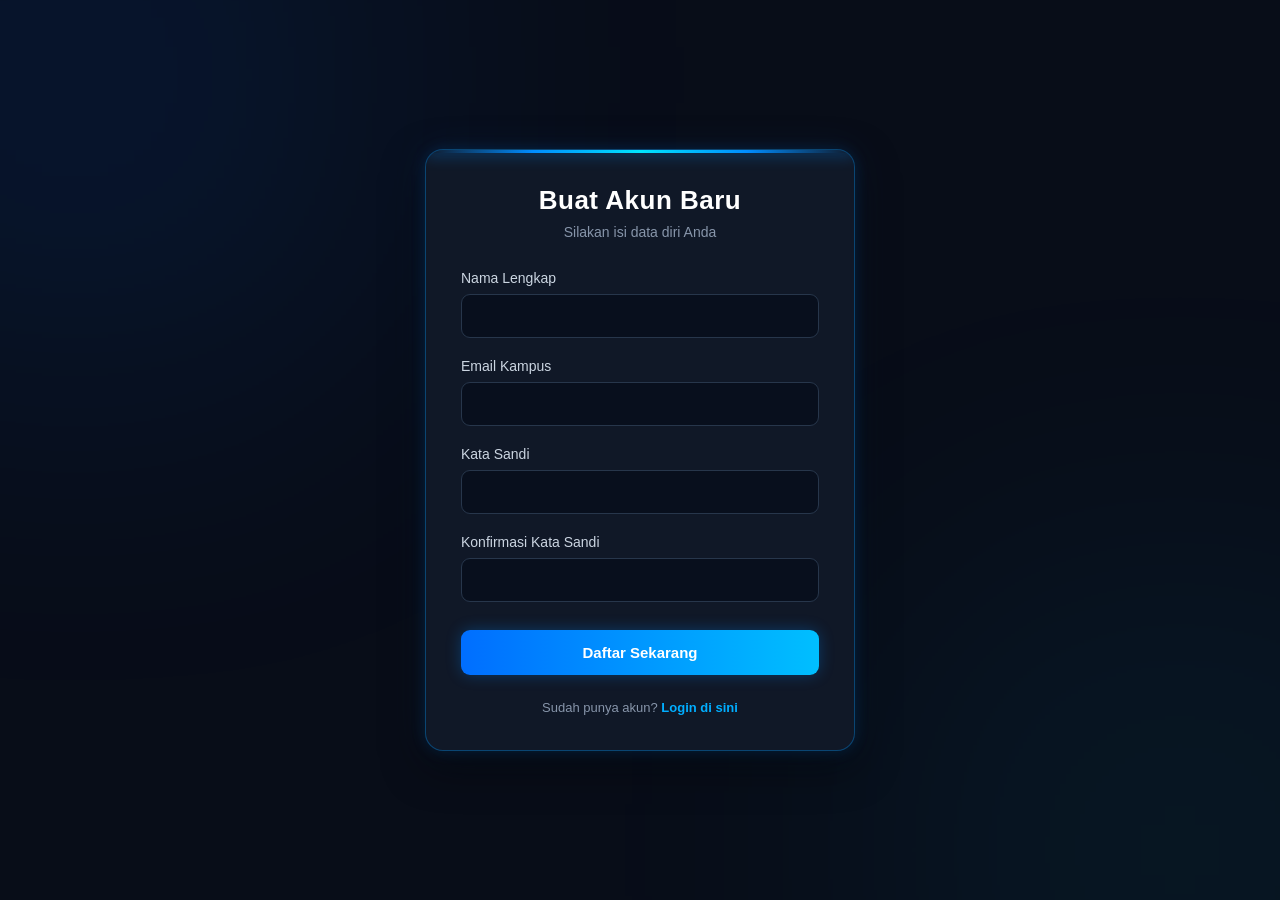
<file: index.html>
<!doctype html>
<html lang="id">
  <head>
    <meta charset="UTF-8" />
    <title>Portal Mahasiswa - Registrasi</title>
    <link rel="stylesheet" href="style.css" />
  </head>
  <body>
    <div class="form-container">
      <div class="form-header">
        <h2>Buat Akun Baru</h2>
        <p>Silakan isi data diri Anda</p>
      </div>
      <form id="registerForm">
        <div class="input-group">
          <label for="nama">Nama Lengkap</label>
          <input type="text" id="nama" required />
        </div>
        <div class="input-group">
          <label for="email">Email Kampus</label>
          <input type="email" id="email" required />
        </div>
        <div class="input-group">
          <label for="password">Kata Sandi</label>
          <input type="password" id="password" required />
        </div>
        <div class="input-group">
          <label for="confirmPassword">Konfirmasi Kata Sandi</label>
          <input type="password" id="confirmPassword" required />
        </div>
        <button type="submit" class="btn-submit">Daftar Sekarang</button>
      </form>
      <div class="form-footer">
        <p>Sudah punya akun? <a href="login.html">Login di sini</a></p>
      </div>
    </div>
    <script src="script.js"></script>
  </body>
</html>
</file>
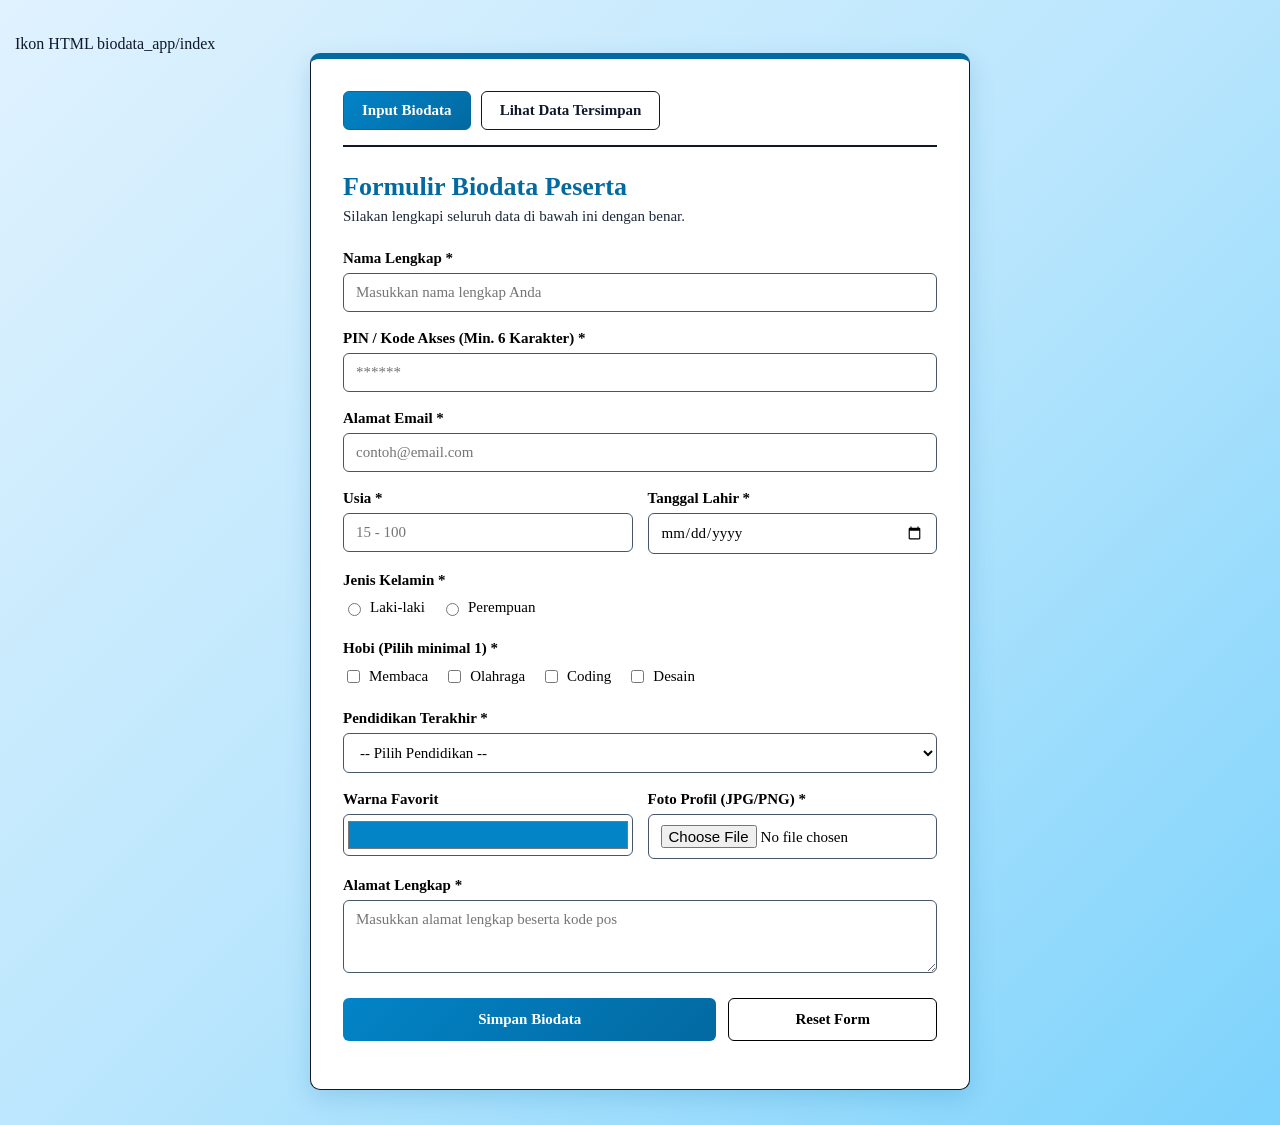
<file: M8/index.html>
Ikon HTML
biodata_app/index
<!DOCTYPE html>
<html lang="id">
<head>
    <meta charset="UTF-8">
    <meta name="viewport" content="width=device-width, initial-scale=1.0">
    <title>Form Biodata Lengkap</title>
    <link rel="stylesheet" href="style.css">
</head>
<body>
    <div class="container">
        <!-- Menu Navigasi -->
        <nav class="menu-nav">
            <a href="index.html" class="btn-menu active">Input Biodata</a>
            <a href="proses.php?aksi=lihat" class="btn-menu">Lihat Data Tersimpan</a>
        </nav>

        <h2>Formulir Biodata Peserta</h2>
        <p class="subtitle">Silakan lengkapi seluruh data di bawah ini dengan benar.</p>

        <form id="biodataForm" action="proses.php" method="POST" enctype="multipart/form-data" novalidate>
            <!-- Text -->
            <div class="form-group">
                <label for="nama">Nama Lengkap *</label>
                <input type="text" id="nama" name="nama" placeholder="Masukkan nama lengkap Anda">
            </div>

            <!-- Password -->
            <div class="form-group">
                <label for="pin">PIN / Kode Akses (Min. 6 Karakter) *</label>
                <input type="password" id="pin" name="pin" placeholder="******">
            </div>

            <!-- Email -->
            <div class="form-group">
                <label for="email">Alamat Email *</label>
                <input type="email" id="email" name="email" placeholder="contoh@email.com">
            </div>

            <!-- Number & Date dalam satu baris -->
            <div class="form-row">
                <div class="form-group half">
                    <label for="usia">Usia *</label>
                    <input type="number" id="usia" name="usia" min="15" max="100" placeholder="15 - 100">
                </div>
                <div class="form-group half">
                    <label for="tgl_lahir">Tanggal Lahir *</label>
                    <input type="date" id="tgl_lahir" name="tgl_lahir">
                </div>
            </div>

            <!-- Radio Button -->
            <div class="form-group">
                <label>Jenis Kelamin *</label>
                <div class="inline-group">
                    <label><input type="radio" name="jk" value="Laki-laki"> Laki-laki</label>
                    <label><input type="radio" name="jk" value="Perempuan"> Perempuan</label>
                </div>
            </div>

            <!-- Checkbox -->
            <div class="form-group">
                <label>Hobi (Pilih minimal 1) *</label>
                <div class="inline-group">
                    <label><input type="checkbox" name="hobi[]" value="Membaca"> Membaca</label>
                    <label><input type="checkbox" name="hobi[]" value="Olahraga"> Olahraga</label>
                    <label><input type="checkbox" name="hobi[]" value="Coding"> Coding</label>
                    <label><input type="checkbox" name="hobi[]" value="Desain"> Desain</label>
                </div>
            </div>

            <!-- Select / Dropdown -->
            <div class="form-group">
                <label for="pendidikan">Pendidikan Terakhir *</label>
                <select id="pendidikan" name="pendidikan">
                    <option value="">-- Pilih Pendidikan --</option>
                    <option value="SMA/SMK">SMA/SMK</option>
                    <option value="D3">Diploma 3 (D3)</option>
                    <option value="S1">Sarjana (S1)</option>
                    <option value="S2">Magister (S2)</option>
                </select>
            </div>

            <!-- Color & File -->
            <div class="form-row">
                <div class="form-group half">
                    <label for="warna">Warna Favorit</label>
                    <input type="color" id="warna" name="warna" value="#0284c7">
                </div>
                <div class="form-group half">
                    <label for="foto">Foto Profil (JPG/PNG) *</label>
                    <input type="file" id="foto" name="foto" accept=".jpg, .jpeg, .png">
                </div>
            </div>

            <!-- Textarea -->
            <div class="form-group">
                <label for="alamat">Alamat Lengkap *</label>
                <textarea id="alamat" name="alamat" rows="3" placeholder="Masukkan alamat lengkap beserta kode pos"></textarea>
            </div>

            <!-- Buttons -->
            <div class="button-group">
                <button type="submit" name="submit" class="btn-submit">Simpan Biodata</button>
                <button type="reset" class="btn-reset">Reset Form</button>
            </div>
        </form>
    </div>

    <script src="script.js"></script>
</body>
</html>
</file>
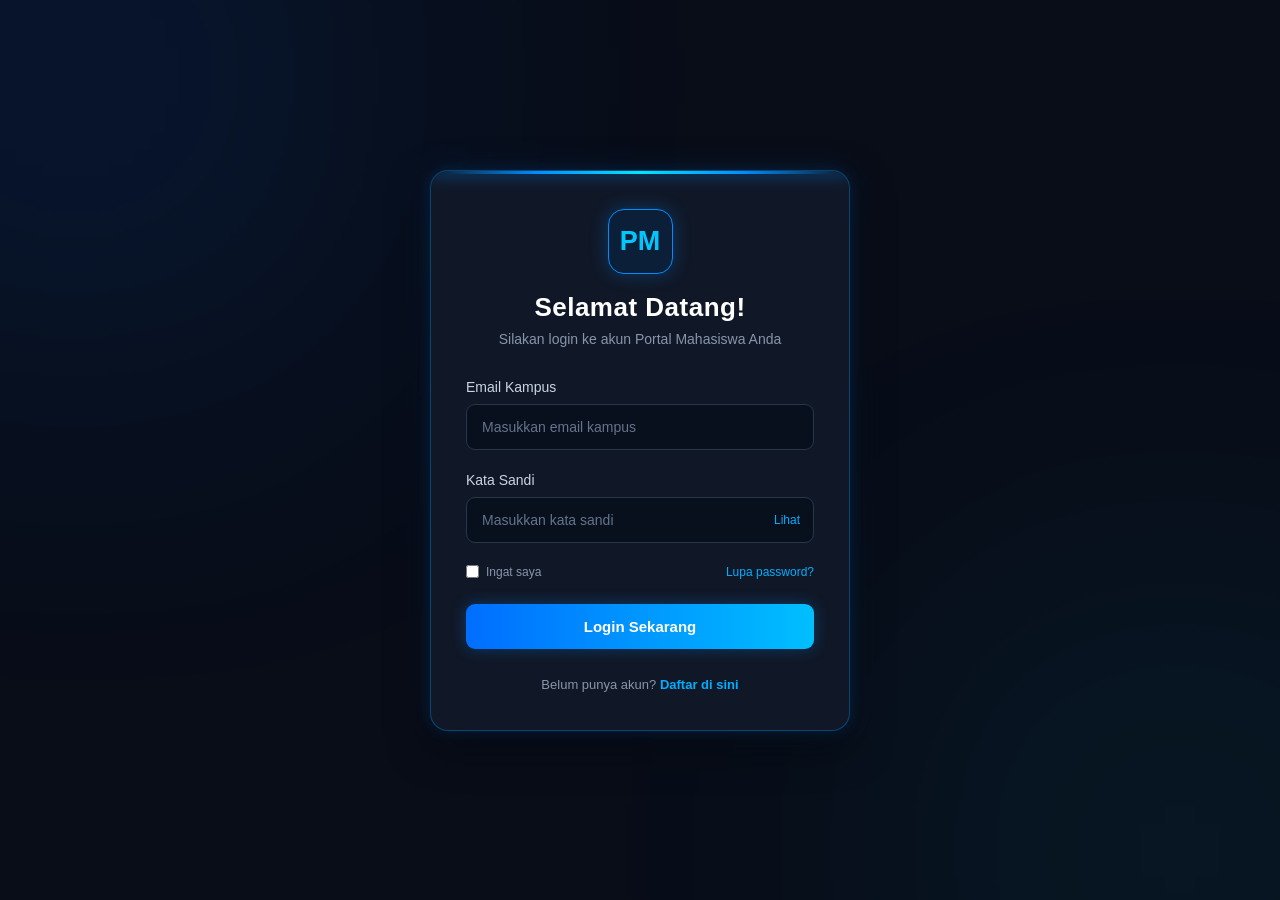
<file: login.html>
<!DOCTYPE html>
<html lang="id">
<head>
    <meta charset="UTF-8">
    <meta name="viewport" content="width=device-width, initial-scale=1.0">
    <title>Portal Mahasiswa - Login</title>

    <style>
        * {
            margin: 0;
            padding: 0;
            box-sizing: border-box;
            font-family: 'Segoe UI', Arial, sans-serif;
        }

        body {
            min-height: 100vh;
            display: flex;
            justify-content: center;
            align-items: center;
            background: #080d18;
            padding: 20px;
            overflow: hidden;
            position: relative;
        }

        body::before {
            content: "";
            position: fixed;
            width: 450px;
            height: 450px;
            background: #006eff;
            filter: blur(180px);
            opacity: 0.18;
            top: -150px;
            left: -150px;
            z-index: -1;
        }

        body::after {
            content: "";
            position: fixed;
            width: 400px;
            height: 400px;
            background: #00c8ff;
            filter: blur(180px);
            opacity: 0.12;
            bottom: -150px;
            right: -100px;
            z-index: -1;
        }

        .login-container {
            width: 100%;
            max-width: 420px;
            padding: 38px 35px;
            background: #101827;
            border: 1px solid rgba(0, 153, 255, 0.35);
            border-radius: 18px;
            position: relative;
            overflow: hidden;

            box-shadow:
                0 0 15px rgba(0, 140, 255, 0.15),
                0 0 35px rgba(0, 140, 255, 0.08),
                0 15px 40px rgba(0, 0, 0, 0.5);

            animation: fadeIn 0.8s ease;
        }

        .login-container::before {
            content: "";
            position: absolute;
            top: 0;
            left: 0;
            width: 100%;
            height: 3px;

            background: linear-gradient(
                90deg,
                transparent,
                #008cff,
                #00e5ff,
                #008cff,
                transparent
            );

            box-shadow: 0 0 15px #008cff;
        }

        .login-header {
            text-align: center;
            margin-bottom: 32px;
        }

        .login-header .logo {
            width: 65px;
            height: 65px;
            margin: 0 auto 18px;
            display: flex;
            justify-content: center;
            align-items: center;
            border-radius: 16px;
            background: #0b2038;
            border: 1px solid #008cff;
            color: #00c8ff;
            font-size: 27px;
            font-weight: bold;
            box-shadow: 0 0 18px rgba(0, 140, 255, 0.3);
        }

        .login-header h2 {
            color: #ffffff;
            font-size: 26px;
            margin-bottom: 8px;
            letter-spacing: 0.5px;
        }

        .login-header p {
            color: #8795aa;
            font-size: 14px;
        }

        .input-group {
            margin-bottom: 22px;
        }

        .input-group label {
            display: block;
            color: #cbd5e1;
            font-size: 14px;
            margin-bottom: 9px;
        }

        .input-wrapper {
            position: relative;
        }

        .input-group input {
            width: 100%;
            padding: 14px 15px;
            background: #080f1d;
            border: 1px solid #27364b;
            border-radius: 9px;
            color: #ffffff;
            font-size: 14px;
            outline: none;
            transition: 0.3s;
        }

        .input-group input:focus {
            border-color: #009dff;
            box-shadow: 0 0 10px rgba(0, 157, 255, 0.35);
            background: #0b1728;
        }

        .input-group input::placeholder {
            color: #64748b;
        }

        .toggle-password {
            position: absolute;
            right: 14px;
            top: 50%;
            transform: translateY(-50%);
            color: #00aeff;
            font-size: 12px;
            cursor: pointer;
            user-select: none;
        }

        .password-input {
            padding-right: 65px !important;
        }

        /* REMEMBER & FORGOT */
        .form-options {
            display: flex;
            justify-content: space-between;
            align-items: center;
            margin: 5px 0 25px;
            font-size: 12px;
        }

        .remember {
            display: flex;
            align-items: center;
            gap: 7px;
            color: #8795aa;
        }

        .remember input {
            accent-color: #008cff;
            cursor: pointer;
        }

        .form-options a {
            color: #00aeff;
            text-decoration: none;
        }

        .form-options a:hover {
            color: #66d9ff;
        }

        .btn-login {
            width: 100%;
            padding: 14px;
            border: none;
            border-radius: 9px;
            background: linear-gradient(90deg, #006eff, #00bfff);
            color: white;
            font-size: 15px;
            font-weight: bold;
            cursor: pointer;
            transition: 0.3s;
            box-shadow: 0 0 15px rgba(0, 140, 255, 0.3);
        }

        .btn-login:hover {
            transform: translateY(-2px);
            box-shadow: 0 0 22px rgba(0, 174, 255, 0.6);
            background: linear-gradient(90deg, #008cff, #00d5ff);
        }

        .btn-login:active {
            transform: scale(0.98);
        }

        .login-footer {
            text-align: center;
            margin-top: 28px;
        }

        .login-footer p {
            color: #8795aa;
            font-size: 13px;
        }

        .login-footer a {
            color: #00aeff;
            text-decoration: none;
            font-weight: 600;
            transition: 0.3s;
        }

        .login-footer a:hover {
            color: #66d9ff;
            text-shadow: 0 0 8px #009dff;
        }

        @keyframes fadeIn {
            from {
                opacity: 0;
                transform: translateY(20px);
            }
            to {
                opacity: 1;
                transform: translateY(0);
            }
        }

        @media (max-width: 480px) {
            .login-container {
                padding: 30px 22px;
            }

            .login-header h2 {
                font-size: 23px;
            }
        }
    </style>
</head>

<body>

    <div class="login-container">

        <div class="login-header">
            <div class="logo">PM</div>
            <h2>Selamat Datang!</h2>
            <p>Silakan login ke akun Portal Mahasiswa Anda</p>
        </div>

        <form id="loginForm">

            <div class="input-group">
                <label for="email">Email Kampus</label>
                <input
                    type="email"
                    id="email"
                    placeholder="Masukkan email kampus"
                    required
                >
            </div>

            <div class="input-group">
                <label for="password">Kata Sandi</label>

                <div class="input-wrapper">
                    <input
                        type="password"
                        id="password"
                        class="password-input"
                        placeholder="Masukkan kata sandi"
                        required
                    >

                    <span
                        class="toggle-password"
                        id="togglePassword"
                    >Lihat</span>
                </div>
            </div>

            <div class="form-options">
                <label class="remember">
                    <input type="checkbox" id="remember">
                    Ingat saya
                </label>

                <a href="#" id="forgotPassword">
                    Lupa password?
                </a>
            </div>

            <button type="submit" class="btn-login">
                Login Sekarang
            </button>

        </form>

        <div class="login-footer">
            <p>
                Belum punya akun?
                <a href="index.html">Daftar di sini</a>
            </p>
        </div>

    </div>

    <script>
        const loginForm = document.getElementById("loginForm");
        const passwordInput = document.getElementById("password");
        const togglePassword = document.getElementById("togglePassword");

        // SHOW / HIDE PASSWORD
        togglePassword.addEventListener("click", function() {

            if (passwordInput.type === "password") {
                passwordInput.type = "text";
                togglePassword.textContent = "Sembunyi";
            } else {
                passwordInput.type = "password";
                togglePassword.textContent = "Lihat";
            }

        });

        loginForm.addEventListener("submit", function(event) {

            event.preventDefault();

            const email = document.getElementById("email").value.trim();
            const password = passwordInput.value;

            if (email === "" || password === "") {
                alert("Email dan password wajib diisi!");
                return;
            }

            if (password.length < 8) {
                alert("Password minimal 8 karakter!");
                return;
            }

            alert("Login berhasil! Selamat datang " + email + " !" );

            loginForm.reset();

            passwordInput.type = "password";
            togglePassword.textContent = "Lihat";

        });

        document.getElementById("forgotPassword").addEventListener("click", function(event) {
            event.preventDefault();
            alert("Silakan hubungi administrator untuk reset password.");
        });

    </script>

</body>
</html>
</file>
<file: style.css>
* {
  margin: 0;
  padding: 0;
  box-sizing: border-box;
  font-family: "Segoe UI", Arial, sans-serif;
}

body {
  min-height: 100vh;
  display: flex;
  justify-content: center;
  align-items: center;
  background: #080d18;
  padding: 20px;
  overflow-x: hidden;
  position: relative;
}

body::before {
  content: "";
  position: fixed;
  width: 450px;
  height: 450px;
  background: #006eff;
  filter: blur(180px);
  opacity: 0.18;
  top: -150px;
  left: -150px;
  z-index: -1;
}

body::after {
  content: "";
  position: fixed;
  width: 400px;
  height: 400px;
  background: #00c8ff;
  filter: blur(180px);
  opacity: 0.12;
  bottom: -150px;
  right: -100px;
  z-index: -1;
}

.form-container {
  width: 100%;
  max-width: 430px;
  padding: 35px;
  background: #101827;
  border: 1px solid rgba(0, 153, 255, 0.35);
  border-radius: 18px;
  position: relative;
  overflow: hidden;

  box-shadow:
    0 0 15px rgba(0, 140, 255, 0.15),
    0 0 35px rgba(0, 140, 255, 0.08),
    0 15px 40px rgba(0, 0, 0, 0.5);

  animation: fadeIn 0.8s ease;
}

.form-container::before {
  content: "";
  position: absolute;
  top: 0;
  left: 0;
  width: 100%;
  height: 3px;
  background: linear-gradient(
    90deg,
    transparent,
    #008cff,
    #00e5ff,
    #008cff,
    transparent
  );
  box-shadow: 0 0 15px #008cff;
}

.form-header {
  text-align: center;
  margin-bottom: 30px;
}

.form-header h2 {
  color: #ffffff;
  font-size: 26px;
  margin-bottom: 8px;
  letter-spacing: 0.5px;
}

.form-header p {
  color: #8795aa;
  font-size: 14px;
}

.input-group {
  margin-bottom: 20px;
}

.input-group label {
  display: block;
  color: #cbd5e1;
  font-size: 14px;
  margin-bottom: 8px;
}

.input-group input {
  width: 100%;
  padding: 13px 15px;
  background: #080f1d;
  border: 1px solid #27364b;
  border-radius: 9px;
  color: #ffffff;
  font-size: 14px;
  outline: none;
  transition: 0.3s;
}

.input-group input::placeholder {
  color: #64748b;
}

.input-group input:focus {
  border-color: #009dff;
  box-shadow: 0 0 10px rgba(0, 157, 255, 0.35);
  background: #0b1728;
}

.btn-submit {
  width: 100%;
  padding: 14px;
  margin-top: 8px;
  border: none;
  border-radius: 9px;
  background: linear-gradient(90deg, #006eff, #00bfff);
  color: white;
  font-size: 15px;
  font-weight: bold;
  cursor: pointer;
  transition: 0.3s;
  box-shadow: 0 0 15px rgba(0, 140, 255, 0.3);
}

.btn-submit:hover {
  transform: translateY(-2px);
  box-shadow: 0 0 22px rgba(0, 174, 255, 0.6);
  background: linear-gradient(90deg, #008cff, #00d5ff);
}

.btn-submit:active {
  transform: scale(0.98);
}

.form-footer {
  text-align: center;
  margin-top: 25px;
}

.form-footer p {
  color: #8795aa;
  font-size: 13px;
}

.form-footer a {
  color: #00aeff;
  text-decoration: none;
  font-weight: 600;
  transition: 0.3s;
}

.form-footer a:hover {
  color: #66d9ff;
  text-shadow: 0 0 8px #009dff;
}

@keyframes fadeIn {
  from {
    opacity: 0;
    transform: translateY(20px);
  }
  to {
    opacity: 1;
    transform: translateY(0);
  }
}

@media (max-width: 480px) {
  .form-container {
    padding: 25px 20px;
  }

  .form-header h2 {
    font-size: 23px;
  }
}
</file>
<file: M8/style.css>
* {
    box-sizing: border-box;
    font-family: 'Times New Roman', Times, serif;
}

body {
    background: linear-gradient(135deg, #e0f2fe 0%, #bae6fd 50%, #7dd3fc 100%);
    min-height: 100vh;
    color: #0f172a;
    margin: 0;
    padding: 35px 15px;
}

/* Container utama dengan dasar putih & aksen border hitam/biru laut */
.container {
    max-width: 660px;
    margin: 0 auto;
    background-color: #ffffff;
    padding: 32px;
    border-radius: 10px;
    border: 1.5px solid #0f172a;
    border-top: 6px solid #0369a1;
    box-shadow: 0 8px 24px rgba(3, 105, 161, 0.18);
}

/* Menu Navigasi */
.menu-nav {
    display: flex;
    gap: 10px;
    margin-bottom: 25px;
    border-bottom: 2px solid #0f172a;
    padding-bottom: 15px;
}

.btn-menu {
    text-decoration: none;
    padding: 10px 18px;
    border-radius: 6px;
    font-weight: bold;
    font-size: 15px;
    color: #0f172a;
    background-color: #ffffff;
    border: 1px solid #0f172a;
    transition: all 0.2s ease;
}

.btn-menu:hover {
    background-color: #e0f2fe;
    border-color: #0284c7;
    color: #0369a1;
}

.btn-menu.active {
    background: linear-gradient(135deg, #0284c7, #0369a1);
    color: #ffffff;
    border-color: #0369a1;
}

h2 {
    margin-top: 0;
    margin-bottom: 6px;
    color: #0369a1;
    font-size: 26px;
}

.subtitle {
    margin-top: 0;
    margin-bottom: 25px;
    color: #1e293b;
    font-size: 15px;
}

.form-group {
    margin-bottom: 18px;
}

.form-row {
    display: flex;
    gap: 15px;
}

.half {
    flex: 1;
}

label {
    display: block;
    font-weight: bold;
    margin-bottom: 6px;
    font-size: 15px;
    color: #000000;
}

/* Input mempertahankan dasar putih bersih & teks hitam */
input[type="text"],
input[type="password"],
input[type="email"],
input[type="number"],
input[type="date"],
input[type="file"],
select,
textarea {
    width: 100%;
    padding: 10px 12px;
    background-color: #ffffff;
    color: #000000;
    border: 1px solid #475569;
    border-radius: 6px;
    font-size: 15px;
}

input[type="color"] {
    width: 100%;
    height: 42px;
    padding: 2px;
    background-color: #ffffff;
    border: 1px solid #475569;
    border-radius: 6px;
    cursor: pointer;
}

input:focus,
select:focus,
textarea:focus {
    outline: none;
    border-color: #0284c7;
    box-shadow: 0 0 0 3px rgba(2, 132, 199, 0.22);
}

.inline-group {
    display: flex;
    flex-wrap: wrap;
    gap: 16px;
    padding-top: 4px;
}

.inline-group label {
    font-weight: normal;
    cursor: pointer;
    display: flex;
    align-items: center;
    gap: 6px;
    color: #000000;
}

input[type="radio"],
input[type="checkbox"] {
    accent-color: #0284c7;
    cursor: pointer;
}

.button-group {
    display: flex;
    gap: 12px;
    margin-top: 25px;
}

button {
    padding: 12px 20px;
    border: none;
    border-radius: 6px;
    font-size: 15px;
    font-weight: bold;
    cursor: pointer;
    transition: all 0.2s ease;
}

/* Tombol Simpan tema Biru Laut */
.btn-submit {
    background: linear-gradient(135deg, #0284c7, #0369a1);
    color: #ffffff;
    flex: 2;
}

.btn-submit:hover {
    background: linear-gradient(135deg, #0369a1, #075985);
}

/* Tombol Reset mempertahankan dasar hitam-putih / monokrom tegas */
.btn-reset {
    background-color: #ffffff;
    color: #000000;
    border: 1.5px solid #000000;
    flex: 1;
}

.btn-reset:hover {
    background-color: #000000;
    color: #ffffff;
}

/* Styling Form Pencarian */
.search-form {
    display: flex;
    gap: 8px;
    margin-bottom: 20px;
}

.search-form input[type="text"] {
    flex: 1;
}

.btn-search {
    background-color: #0284c7;
    color: #ffffff;
    padding: 10px 18px;
}

.btn-search:hover {
    background-color: #0369a1;
}

.btn-reset-search {
    display: inline-flex;
    align-items: center;
    padding: 10px 15px;
    background-color: #ffffff;
    color: #000000;
    border: 1px solid #000000;
    text-decoration: none;
    border-radius: 6px;
    font-size: 14px;
    font-weight: bold;
    transition: all 0.2s ease;
}

.btn-reset-search:hover {
    background-color: #000000;
    color: #ffffff;
}

/* Styling Tampilan Kartu Data TXT (Dasar putih bersih dengan aksen biru laut) */
.data-box {
    background-color: #ffffff;
    color: #000000;
    border: 1px solid #94a3b8;
    border-left: 5px solid #0284c7;
    padding: 16px;
    border-radius: 6px;
    margin-bottom: 16px;
    box-shadow: 0 2px 6px rgba(2, 132, 199, 0.08);
}

.data-header {
    display: flex;
    justify-content: space-between;
    align-items: center;
    border-bottom: 1px solid #0f172a;
    padding-bottom: 8px;
    margin-bottom: 10px;
    color: #0369a1;
}

.data-content {
    white-space: pre-wrap;
    font-family: 'Times New Roman', Times, serif;
    font-size: 15px;
    line-height: 1.6;
    color: #000000;
}

.btn-hapus {
    background-color: #000000;
    color: #ffffff;
    text-decoration: none;
    padding: 5px 12px;
    border-radius: 4px;
    font-size: 13px;
    font-weight: bold;
    font-family: 'Times New Roman', Times, serif;
    transition: background 0.2s ease;
}

.btn-hapus:hover {
    background-color: #b91c1c;
}

/* Alert Status */
.alert-success {
    background-color: #e0f2fe;
    color: #0c4a6e;
    padding: 15px;
    border-radius: 6px;
    border: 1px solid #38bdf8;
    margin-bottom: 20px;
}

.alert-error {
    background-color: #fee2e2;
    color: #991b1b;
    padding: 15px;
    border-radius: 6px;
    border: 1px solid #fca5a5;
    margin-bottom: 20px;
}

@media (max-width: 540px) {
    .form-row {
        flex-direction: column;
        gap: 0;
    }
    .menu-nav {
        flex-direction: column;
    }
}
</file>
